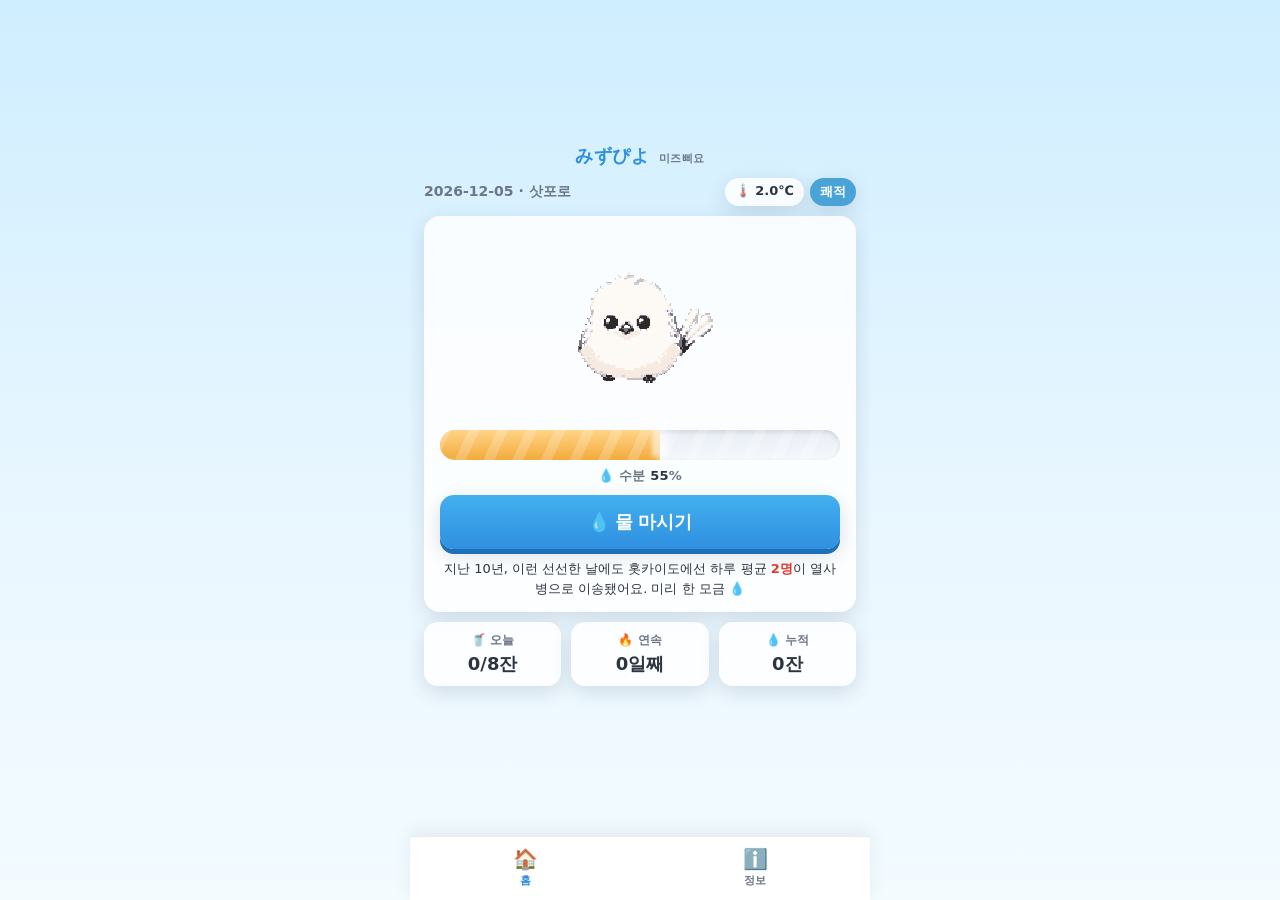
<file: index.html>
<!DOCTYPE html>
<html lang="ko">
<head>
  <meta charset="UTF-8" />
  <meta name="viewport" content="width=device-width, initial-scale=1.0, maximum-scale=1.0, user-scalable=no" />
  <title>みずぴよ 미즈삐요 — 삿포로 물주기 오목눈이</title>
  <meta name="description" content="みずぴよ(미즈삐요): 삿포로 실제 기온에 반응해 목말라하는 오목눈이 펫에게 물을 주며 키우는 수분 섭취 넛지 웹앱" />
  <link rel="stylesheet" href="./css/style.css?v=10" />
</head>
<body class="tone-warm">
  <div id="app">
    <main id="screen">
      <div class="loading">みずぴよ가 오목눈이를 깨우는 중… 🐦💧</div>
    </main>
    <nav id="tabbar">
      <button data-tab="home" class="active">🏠<span>홈</span></button>
      <button data-tab="info">ℹ️<span>정보</span></button>
    </nav>
  </div>

  <div id="toast"></div>

  <script src="./js/sprites.js?v=10"></script>
  <script src="./js/data.js?v=10"></script>
  <script src="./js/game.js?v=10"></script>
  <script src="./js/app.js?v=10"></script>
</body>
</html>
</file>
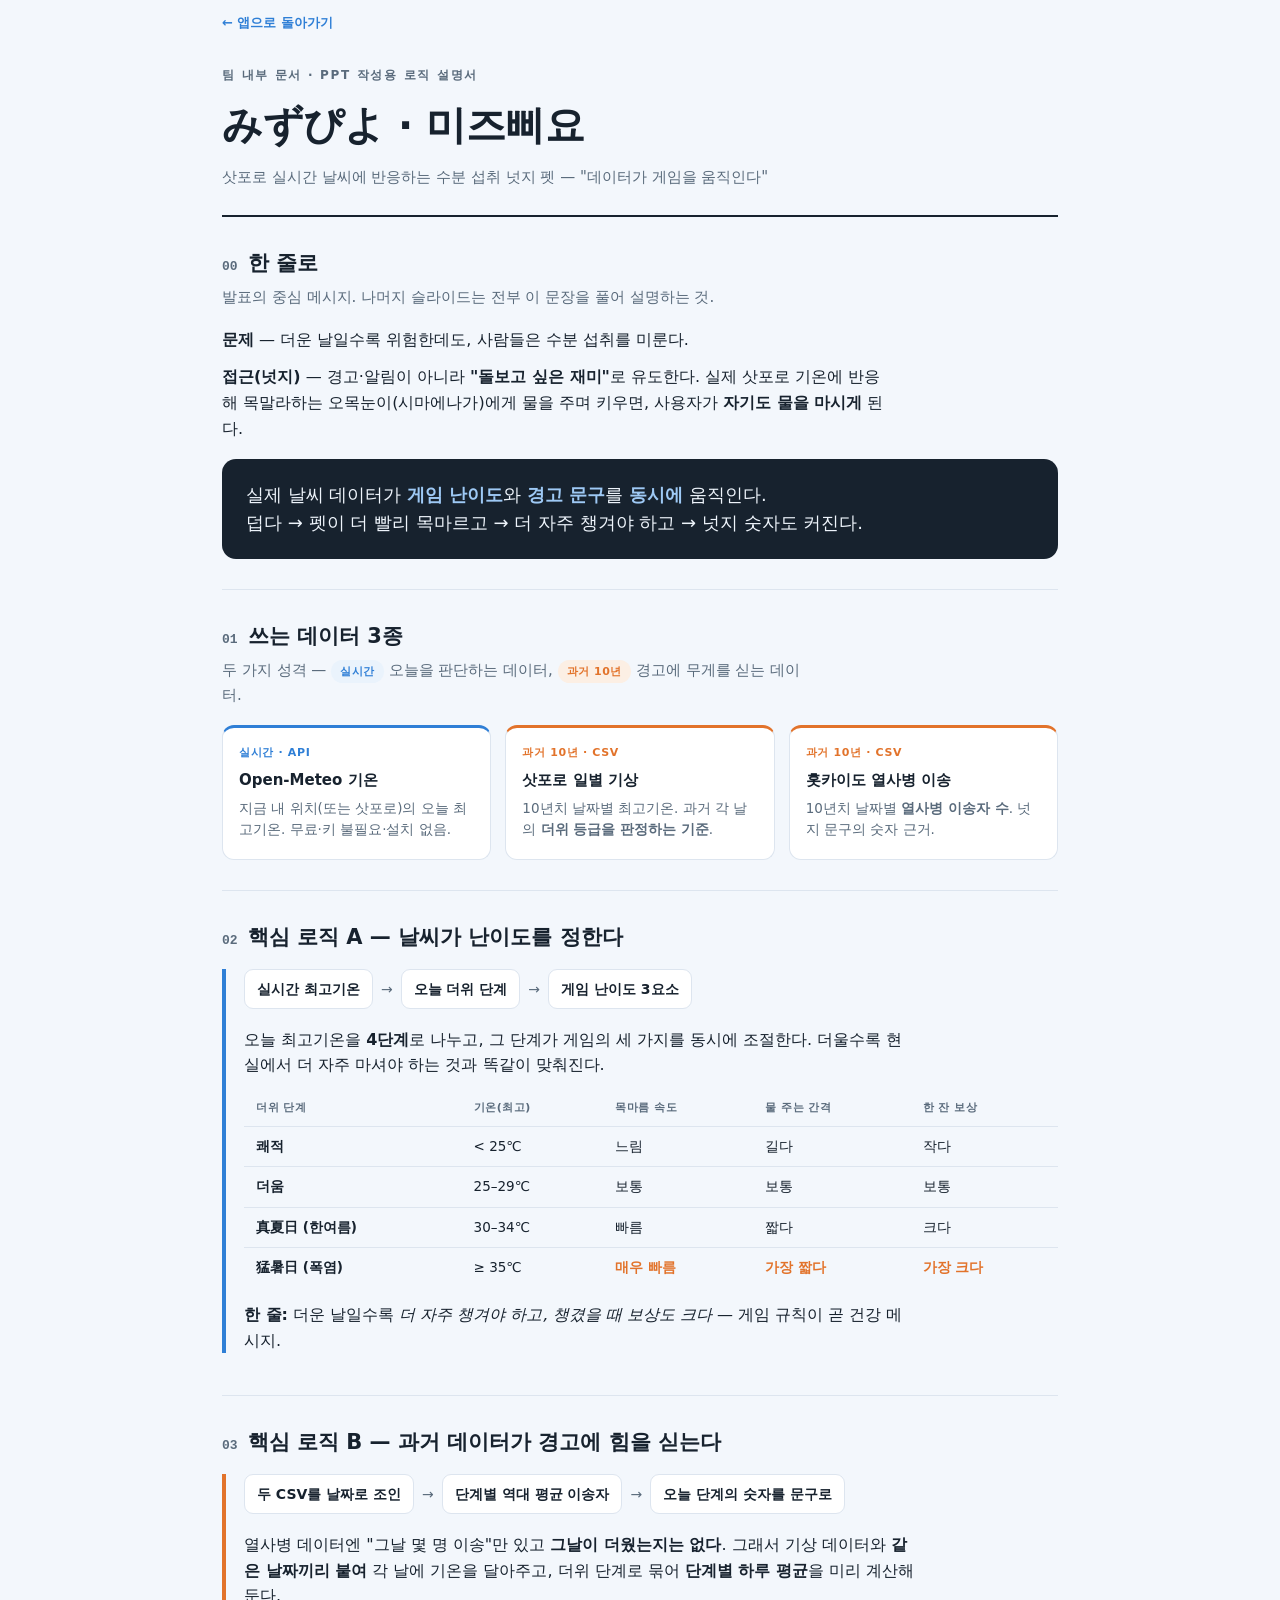
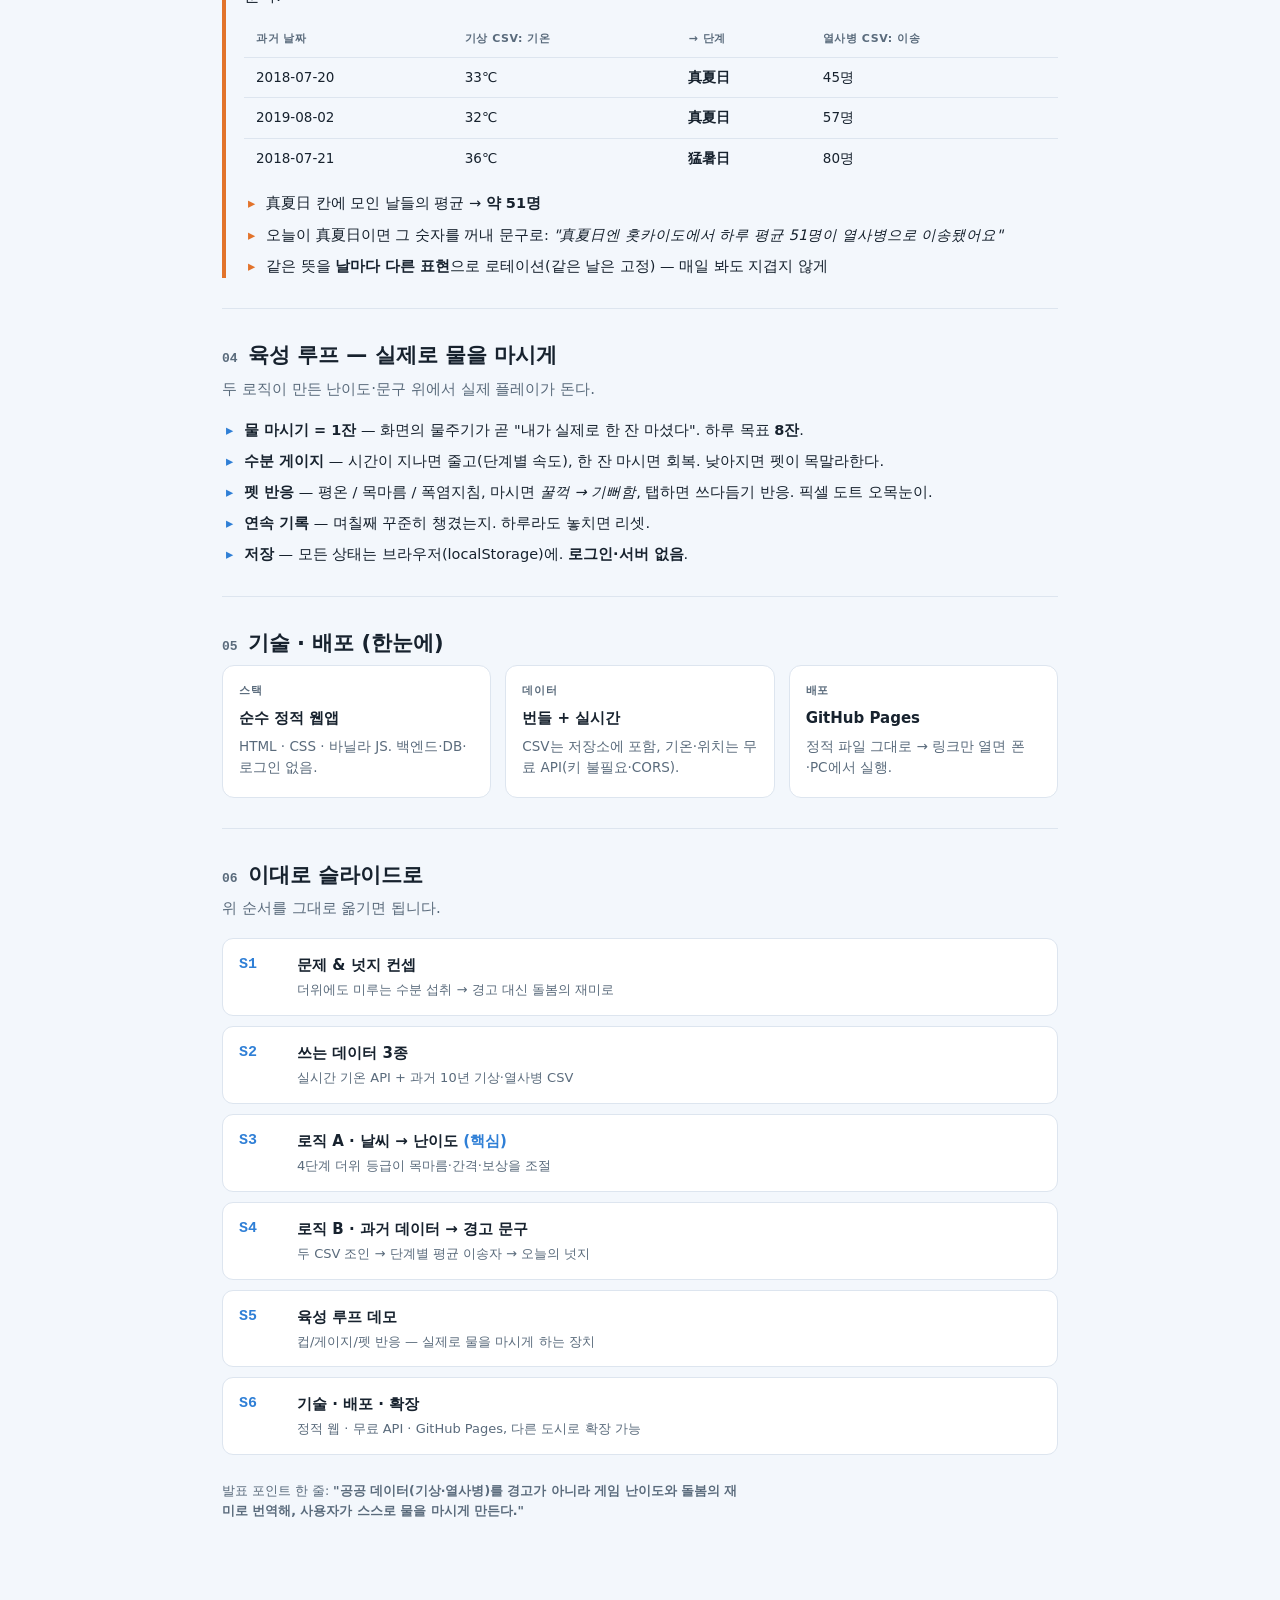
<file: logic.html>
<!DOCTYPE html>
<html lang="ko">
<head>
<meta charset="UTF-8" />
<meta name="viewport" content="width=device-width, initial-scale=1.0" />
<meta name="robots" content="noindex" />
<title>みずぴよ 로직 설명서 (팀 내부용)</title>
<style>
  :root {
    --ground: #f3f7fc; --card: #ffffff; --ink: #17222e; --muted: #5a6b7c; --line: #dde5ef;
    --water: #2f7fd6; --water-soft: #eaf3fc; --heat: #e2732b; --heat-soft: #fcefe4;
    --font: "Segoe UI", system-ui, -apple-system, "Apple SD Gothic Neo", "Malgun Gothic", sans-serif;
    --mono: "SFMono-Regular", "Consolas", "Segoe UI Mono", monospace;
  }
  * { box-sizing: border-box; }
  body { margin: 0; background: var(--ground); }
  .wrap {
    max-width: 880px; margin: 0 auto; padding: 34px 22px 72px;
    font-family: var(--font); color: var(--ink); line-height: 1.6; -webkit-font-smoothing: antialiased;
  }
  .backbar { max-width: 880px; margin: 0 auto; padding: 12px 22px 0; font-family: var(--font); }
  .backbar a { color: var(--water); text-decoration: none; font-weight: 700; font-size: 13px; }
  .backbar a:hover { text-decoration: underline; }
  header.masthead { border-bottom: 2px solid var(--ink); padding-bottom: 20px; }
  .eyebrow { font-size: 12px; letter-spacing: .14em; text-transform: uppercase; color: var(--muted); font-weight: 700; }
  h1 { font-size: clamp(28px, 5vw, 40px); margin: 8px 0 6px; letter-spacing: -.01em; text-wrap: balance; }
  h1 small { display:block; font-size: 15px; font-weight: 500; color: var(--muted); letter-spacing: 0; margin-top: 8px; }
  section { padding: 30px 0; border-bottom: 1px solid var(--line); }
  section:last-of-type { border-bottom: 0; }
  h2 { font-size: 21px; margin: 0 0 4px; display: flex; align-items: baseline; gap: 10px; }
  h2 .num { font-family: var(--mono); font-size: 13px; color: var(--muted); font-weight: 700; }
  .lede { color: var(--muted); font-size: 15px; margin: 0 0 18px; max-width: 62ch; }
  p { margin: 0 0 12px; max-width: 66ch; }
  strong { font-weight: 700; }
  .thesis { background: var(--ink); color: #eef4fb; border-radius: 14px; padding: 22px 24px; font-size: 18px; line-height: 1.55; margin-top: 18px; }
  .thesis b { color: #9ec9f5; }
  .cards { display: grid; grid-template-columns: repeat(auto-fit, minmax(220px, 1fr)); gap: 14px; }
  .card { background: var(--card); border: 1px solid var(--line); border-radius: 12px; padding: 16px 16px 18px; }
  .card .tag { font-size: 11px; font-weight: 800; letter-spacing: .06em; text-transform: uppercase; }
  .card h3 { font-size: 15px; margin: 6px 0 6px; }
  .card p { font-size: 13.5px; color: var(--muted); margin: 0; }
  .card.live { border-top: 3px solid var(--water); } .card.live .tag { color: var(--water); }
  .card.hist { border-top: 3px solid var(--heat); } .card.hist .tag { color: var(--heat); }
  .stream { border-left: 4px solid var(--line); padding-left: 18px; }
  .stream.live { border-color: var(--water); } .stream.hist { border-color: var(--heat); }
  .badge { display: inline-block; font-size: 11px; font-weight: 800; letter-spacing: .05em; padding: 3px 9px; border-radius: 999px; text-transform: uppercase; }
  .badge.live { background: var(--water-soft); color: var(--water); } .badge.hist { background: var(--heat-soft); color: var(--heat); }
  .flow { display: flex; flex-wrap: wrap; align-items: center; gap: 8px; margin: 14px 0 18px; font-weight: 700; font-size: 14px; }
  .flow .step { background: var(--card); border: 1px solid var(--line); border-radius: 9px; padding: 8px 12px; }
  .flow .arr { color: var(--muted); font-weight: 400; }
  .tbl-scroll { overflow-x: auto; }
  table { border-collapse: collapse; width: 100%; font-size: 13.5px; min-width: 460px; }
  th, td { text-align: left; padding: 9px 12px; border-bottom: 1px solid var(--line); }
  thead th { font-size: 11px; letter-spacing: .05em; text-transform: uppercase; color: var(--muted); }
  tbody tr:last-child td { border-bottom: 0; }
  td.n { font-variant-numeric: tabular-nums; }
  .stage { font-weight: 700; }
  .trend.up { color: var(--heat); font-weight: 700; }
  ul.clean { margin: 6px 0 0; padding: 0; list-style: none; display: grid; gap: 8px; }
  ul.clean li { padding-left: 22px; position: relative; font-size: 14.5px; }
  ul.clean li::before { content: "▸"; position: absolute; left: 4px; color: var(--water); }
  ul.clean.hist li::before { color: var(--heat); }
  .slides { display: grid; gap: 10px; counter-reset: s; }
  .slide { display: grid; grid-template-columns: 44px 1fr; gap: 14px; align-items: start; background: var(--card); border: 1px solid var(--line); border-radius: 11px; padding: 14px 16px; }
  .slide .no { counter-increment: s; font-family: var(--mono); font-weight: 700; color: var(--water); font-size: 15px; }
  .slide .no::before { content: "S" counter(s); }
  .slide h4 { margin: 0 0 3px; font-size: 15px; }
  .slide p { margin: 0; font-size: 13px; color: var(--muted); }
  .foot { margin-top: 26px; font-size: 12.5px; color: var(--muted); }
</style>
</head>
<body>
  <div class="backbar"><a href="./index.html">← 앱으로 돌아가기</a></div>
  <div class="wrap">
    <header class="masthead">
      <div class="eyebrow">팀 내부 문서 · PPT 작성용 로직 설명서</div>
      <h1>みずぴよ · 미즈삐요
        <small>삿포로 실시간 날씨에 반응하는 수분 섭취 넛지 펫 — "데이터가 게임을 움직인다"</small>
      </h1>
    </header>

    <section>
      <h2><span class="num">00</span> 한 줄로</h2>
      <p class="lede">발표의 중심 메시지. 나머지 슬라이드는 전부 이 문장을 풀어 설명하는 것.</p>
      <p><strong>문제</strong> — 더운 날일수록 위험한데도, 사람들은 수분 섭취를 미룬다.</p>
      <p><strong>접근(넛지)</strong> — 경고·알림이 아니라 <strong>"돌보고 싶은 재미"</strong>로 유도한다. 실제 삿포로 기온에 반응해 목말라하는 오목눈이(시마에나가)에게 물을 주며 키우면, 사용자가 <strong>자기도 물을 마시게</strong> 된다.</p>
      <div class="thesis">실제 날씨 데이터가 <b>게임 난이도</b>와 <b>경고 문구</b>를 <b>동시에</b> 움직인다.<br>덥다 → 펫이 더 빨리 목마르고 → 더 자주 챙겨야 하고 → 넛지 숫자도 커진다.</div>
    </section>

    <section>
      <h2><span class="num">01</span> 쓰는 데이터 3종</h2>
      <p class="lede">두 가지 성격 — <span class="badge live">실시간</span> 오늘을 판단하는 데이터, <span class="badge hist">과거 10년</span> 경고에 무게를 싣는 데이터.</p>
      <div class="cards">
        <div class="card live">
          <div class="tag">실시간 · API</div>
          <h3>Open-Meteo 기온</h3>
          <p>지금 내 위치(또는 삿포로)의 오늘 최고기온. 무료·키 불필요·설치 없음.</p>
        </div>
        <div class="card hist">
          <div class="tag">과거 10년 · CSV</div>
          <h3>삿포로 일별 기상</h3>
          <p>10년치 날짜별 최고기온. 과거 각 날의 <strong>더위 등급을 판정하는 기준</strong>.</p>
        </div>
        <div class="card hist">
          <div class="tag">과거 10년 · CSV</div>
          <h3>홋카이도 열사병 이송</h3>
          <p>10년치 날짜별 <strong>열사병 이송자 수</strong>. 넛지 문구의 숫자 근거.</p>
        </div>
      </div>
    </section>

    <section>
      <h2><span class="num">02</span> 핵심 로직 A — 날씨가 난이도를 정한다</h2>
      <div class="stream live">
        <div class="flow">
          <span class="step">실시간 최고기온</span><span class="arr">→</span>
          <span class="step">오늘 더위 단계</span><span class="arr">→</span>
          <span class="step">게임 난이도 3요소</span>
        </div>
        <p>오늘 최고기온을 <strong>4단계</strong>로 나누고, 그 단계가 게임의 세 가지를 동시에 조절한다. 더울수록 현실에서 더 자주 마셔야 하는 것과 똑같이 맞춰진다.</p>
        <div class="tbl-scroll">
          <table>
            <thead><tr><th>더위 단계</th><th>기온(최고)</th><th>목마름 속도</th><th>물 주는 간격</th><th>한 잔 보상</th></tr></thead>
            <tbody>
              <tr><td class="stage">쾌적</td><td>&lt; 25℃</td><td>느림</td><td>길다</td><td>작다</td></tr>
              <tr><td class="stage">더움</td><td>25–29℃</td><td>보통</td><td>보통</td><td>보통</td></tr>
              <tr><td class="stage">真夏日 (한여름)</td><td>30–34℃</td><td>빠름</td><td>짧다</td><td>크다</td></tr>
              <tr><td class="stage">猛暑日 (폭염)</td><td>≥ 35℃</td><td class="trend up">매우 빠름</td><td class="trend up">가장 짧다</td><td class="trend up">가장 크다</td></tr>
            </tbody>
          </table>
        </div>
        <p style="margin-top:14px"><strong>한 줄:</strong> 더운 날일수록 <em>더 자주 챙겨야 하고, 챙겼을 때 보상도 크다</em> — 게임 규칙이 곧 건강 메시지.</p>
      </div>
    </section>

    <section>
      <h2><span class="num">03</span> 핵심 로직 B — 과거 데이터가 경고에 힘을 싣는다</h2>
      <div class="stream hist">
        <div class="flow">
          <span class="step">두 CSV를 날짜로 조인</span><span class="arr">→</span>
          <span class="step">단계별 역대 평균 이송자</span><span class="arr">→</span>
          <span class="step">오늘 단계의 숫자를 문구로</span>
        </div>
        <p>열사병 데이터엔 "그날 몇 명 이송"만 있고 <strong>그날이 더웠는지는 없다</strong>. 그래서 기상 데이터와 <strong>같은 날짜끼리 붙여</strong> 각 날에 기온을 달아주고, 더위 단계로 묶어 <strong>단계별 하루 평균</strong>을 미리 계산해 둔다.</p>
        <div class="tbl-scroll">
          <table>
            <thead><tr><th>과거 날짜</th><th>기상 CSV: 기온</th><th>→ 단계</th><th>열사병 CSV: 이송</th></tr></thead>
            <tbody>
              <tr><td class="n">2018-07-20</td><td class="n">33℃</td><td class="stage">真夏日</td><td class="n">45명</td></tr>
              <tr><td class="n">2019-08-02</td><td class="n">32℃</td><td class="stage">真夏日</td><td class="n">57명</td></tr>
              <tr><td class="n">2018-07-21</td><td class="n">36℃</td><td class="stage">猛暑日</td><td class="n">80명</td></tr>
            </tbody>
          </table>
        </div>
        <ul class="clean hist" style="margin-top:14px">
          <li>真夏日 칸에 모인 날들의 평균 → <strong>약 51명</strong></li>
          <li>오늘이 真夏日이면 그 숫자를 꺼내 문구로: <em>"真夏日엔 홋카이도에서 하루 평균 51명이 열사병으로 이송됐어요"</em></li>
          <li>같은 뜻을 <strong>날마다 다른 표현</strong>으로 로테이션(같은 날은 고정) — 매일 봐도 지겹지 않게</li>
        </ul>
      </div>
    </section>

    <section>
      <h2><span class="num">04</span> 육성 루프 — 실제로 물을 마시게</h2>
      <p class="lede">두 로직이 만든 난이도·문구 위에서 실제 플레이가 돈다.</p>
      <ul class="clean">
        <li><strong>물 마시기 = 1잔</strong> — 화면의 물주기가 곧 "내가 실제로 한 잔 마셨다". 하루 목표 <strong>8잔</strong>.</li>
        <li><strong>수분 게이지</strong> — 시간이 지나면 줄고(단계별 속도), 한 잔 마시면 회복. 낮아지면 펫이 목말라한다.</li>
        <li><strong>펫 반응</strong> — 평온 / 목마름 / 폭염지침, 마시면 <em>꿀꺽 → 기뻐함</em>, 탭하면 쓰다듬기 반응. 픽셀 도트 오목눈이.</li>
        <li><strong>연속 기록</strong> — 며칠째 꾸준히 챙겼는지. 하루라도 놓치면 리셋.</li>
        <li><strong>저장</strong> — 모든 상태는 브라우저(localStorage)에. <strong>로그인·서버 없음</strong>.</li>
      </ul>
    </section>

    <section>
      <h2><span class="num">05</span> 기술 · 배포 (한눈에)</h2>
      <div class="cards">
        <div class="card"><div class="tag" style="color:var(--muted)">스택</div><h3>순수 정적 웹앱</h3><p>HTML · CSS · 바닐라 JS. 백엔드·DB·로그인 없음.</p></div>
        <div class="card"><div class="tag" style="color:var(--muted)">데이터</div><h3>번들 + 실시간</h3><p>CSV는 저장소에 포함, 기온·위치는 무료 API(키 불필요·CORS).</p></div>
        <div class="card"><div class="tag" style="color:var(--muted)">배포</div><h3>GitHub Pages</h3><p>정적 파일 그대로 → 링크만 열면 폰·PC에서 실행.</p></div>
      </div>
    </section>

    <section>
      <h2><span class="num">06</span> 이대로 슬라이드로</h2>
      <p class="lede">위 순서를 그대로 옮기면 됩니다.</p>
      <div class="slides">
        <div class="slide"><div class="no"></div><div><h4>문제 &amp; 넛지 컨셉</h4><p>더위에도 미루는 수분 섭취 → 경고 대신 돌봄의 재미로</p></div></div>
        <div class="slide"><div class="no"></div><div><h4>쓰는 데이터 3종</h4><p>실시간 기온 API + 과거 10년 기상·열사병 CSV</p></div></div>
        <div class="slide"><div class="no"></div><div><h4>로직 A · 날씨 → 난이도 <span style="color:var(--water);font-weight:700">(핵심)</span></h4><p>4단계 더위 등급이 목마름·간격·보상을 조절</p></div></div>
        <div class="slide"><div class="no"></div><div><h4>로직 B · 과거 데이터 → 경고 문구</h4><p>두 CSV 조인 → 단계별 평균 이송자 → 오늘의 넛지</p></div></div>
        <div class="slide"><div class="no"></div><div><h4>육성 루프 데모</h4><p>컵/게이지/펫 반응 — 실제로 물을 마시게 하는 장치</p></div></div>
        <div class="slide"><div class="no"></div><div><h4>기술 · 배포 · 확장</h4><p>정적 웹 · 무료 API · GitHub Pages, 다른 도시로 확장 가능</p></div></div>
      </div>
      <p class="foot">발표 포인트 한 줄: <strong>"공공 데이터(기상·열사병)를 경고가 아니라 게임 난이도와 돌봄의 재미로 번역해, 사용자가 스스로 물을 마시게 만든다."</strong></p>
    </section>
  </div>
</body>
</html>
</file>
<file: css/style.css>
/* style.css — Sapporo Hydration Pet. Mobile-first, pixel-art friendly. */

* { box-sizing: border-box; margin: 0; padding: 0; }

:root {
  --card: rgba(255, 255, 255, 0.86);
  --ink: #2c3440;
  --muted: #6b7686;
  --line: rgba(0, 0, 0, 0.08);
  --shadow: 0 6px 20px rgba(30, 50, 80, 0.14);
  --radius: 16px;
}

html, body { height: 100%; }

body {
  font-family: "Segoe UI", system-ui, "Apple SD Gothic Neo", "Malgun Gothic", sans-serif;
  color: var(--ink);
  min-height: 100%;
  transition: background 0.6s ease;
  -webkit-tap-highlight-color: transparent;
  user-select: none;
}

/* --- Heat-stage background tones ------------------------------------------ */
body.tone-cool  { background: linear-gradient(180deg, #cfeeff 0%, #eaf7ff 60%, #f3fbff 100%); }
body.tone-warm  { background: linear-gradient(180deg, #ffe9c7 0%, #fff6e6 60%, #fffaf2 100%); }
body.tone-hot   { background: linear-gradient(180deg, #ffcf9e 0%, #ffe0c2 55%, #fff1e4 100%); }
body.tone-blaze { background: linear-gradient(180deg, #ff9f8a 0%, #ffc0ac 50%, #ffe0d5 100%); }

#app {
  max-width: 460px;
  margin: 0 auto;
  min-height: 100vh;
  min-height: 100dvh;
  display: flex;
  flex-direction: column;
  position: relative;
}

#screen {
  flex: 1;
  padding: 10px 14px 80px;
  display: flex;
  flex-direction: column;
  justify-content: safe center; /* short content centers; tall content scrolls from top */
  gap: 10px;
  overflow-y: auto;
}

.sprite { image-rendering: pixelated; image-rendering: crisp-edges; display: block; }

/* --- Brand ---------------------------------------------------------------- */
.brand { text-align: center; margin: 0; letter-spacing: 0.5px; }
.brand b { font-size: 18px; color: #2f8fe0; }
.brand span { font-size: 11px; color: var(--muted); font-weight: 700; margin-left: 4px; }

/* --- Top bar -------------------------------------------------------------- */
.topbar {
  display: flex; align-items: center; justify-content: space-between;
  gap: 8px; flex-wrap: wrap;
}
.date { font-size: 14px; font-weight: 700; color: var(--muted); }
.badges { display: flex; gap: 6px; }
.badge {
  font-size: 13px; font-weight: 800; padding: 5px 10px; border-radius: 999px;
  background: var(--card); box-shadow: var(--shadow);
}
.badge.temp small { font-weight: 700; opacity: 0.65; font-size: 11px; }
.badge.stage.tone-cool  { background: #4aa3d6; color: #fff; }
.badge.stage.tone-warm  { background: #f0a83c; color: #fff; }
.badge.stage.tone-hot   { background: #f0742c; color: #fff; }
.badge.stage.tone-blaze { background: #e23b2e; color: #fff; }

/* Mobile: center the header (date + badges) under the brand */
@media (max-width: 520px) {
  .topbar { flex-direction: column; align-items: center; justify-content: center; gap: 7px; text-align: center; }
  .date { width: 100%; text-align: center; }
  .badges { justify-content: center; flex-wrap: wrap; }
}

/* --- Pet stage ------------------------------------------------------------ */
.pet-stage {
  background: var(--card); border-radius: var(--radius); box-shadow: var(--shadow);
  padding: 14px 16px; display: flex; flex-direction: column; align-items: center; gap: 10px;
}
.pet-wrap { position: relative; width: 190px; height: 190px; cursor: pointer; }
.pet-wrap .sprite { position: absolute; inset: 0; width: 100%; height: 100%; transition: opacity 0.4s ease; }
.pet-wrap .sprite.enter { opacity: 0; }
.pet-wrap .sprite.leave { opacity: 0; }
.pet-wrap:active { transform: scale(0.96); }

.pet-wrap[data-state="calm"]    .sprite { animation: bob 2.6s ease-in-out infinite; }
.pet-wrap[data-state="thirsty"] .sprite { animation: shiver 0.5s steps(2) infinite; }
.pet-wrap[data-state="heat"]    .sprite { animation: pant 0.7s ease-in-out infinite; }
.pet-wrap[data-state="happy"]   .sprite { animation: jump 0.5s ease-in-out infinite; }

@keyframes bob    { 0%,100% { transform: translateY(0); } 50% { transform: translateY(-6px); } }
@keyframes shiver { 0% { transform: translateX(-2px); } 100% { transform: translateX(2px); } }
@keyframes pant   { 0%,100% { transform: scale(1); } 50% { transform: scale(1.04, 0.96); } }
@keyframes jump   { 0%,100% { transform: translateY(0) scale(1); } 40% { transform: translateY(-14px) scale(1.05); } }

.sparkle {
  position: absolute; top: 40%; font-size: 20px; pointer-events: none;
  animation: floatUp 1s ease-out forwards;
}
@keyframes floatUp {
  0% { transform: translateY(0) scale(0.6); opacity: 0; }
  30% { opacity: 1; }
  100% { transform: translateY(-70px) scale(1.1); opacity: 0; }
}

/* --- Gauge (water tank) --------------------------------------------------- */
.gauge { width: 100%; }
.gauge-track {
  position: relative; height: 30px; border-radius: 999px;
  background: linear-gradient(180deg, #e9eef5, #f4f7fb);
  overflow: hidden; box-shadow: inset 0 2px 5px rgba(30,50,80,0.14);
}
.gauge-fill {
  position: absolute; inset: 0 auto 0 0; height: 100%; width: 0;
  transition: width 0.5s cubic-bezier(.3,.8,.4,1), background 0.5s;
}
.gauge-fill.ok  { background: linear-gradient(180deg, #6fc4f5, #2f8fe0); }
.gauge-fill.mid { background: linear-gradient(180deg, #ffd487, #f2ab3c); }
.gauge-fill.low { background: linear-gradient(180deg, #ff9e8f, #ec5a49); }
/* moving foam crest on the water surface */
.gauge-fill::before {
  content: ""; position: absolute; top: -3px; right: -8px; width: 16px; height: 100%;
  background: rgba(255,255,255,0.55); filter: blur(2px);
}
.gauge-fill::after {
  content: ""; position: absolute; top: 0; left: 0; width: 220%; height: 100%;
  background: repeating-linear-gradient(115deg,
    rgba(255,255,255,0.20) 0 10px, rgba(255,255,255,0) 10px 26px);
  animation: gaugeShimmer 2.4s linear infinite;
}
@keyframes gaugeShimmer { to { transform: translateX(-52px); } }
@media (prefers-reduced-motion: reduce) { .gauge-fill::after { animation: none; } }

.gauge-label {
  text-align: center; font-size: 13px; font-weight: 800; color: var(--muted);
  margin-top: 7px; letter-spacing: 0.02em;
}
.gauge-label .num { color: var(--ink); font-variant-numeric: tabular-nums; }

/* --- Water button --------------------------------------------------------- */
.water-btn {
  width: 100%; padding: 15px; font-size: 18px; font-weight: 800; color: #fff;
  border: none; border-radius: 14px; cursor: pointer;
  background: linear-gradient(180deg, #43b0f0, #2f8fe0);
  box-shadow: 0 5px 0 #1f6fb8, var(--shadow); transition: transform 0.08s, box-shadow 0.08s;
}
.water-btn:active:not(:disabled) { transform: translateY(4px); box-shadow: 0 1px 0 #1f6fb8; }
.water-btn:disabled { background: #b9c2ce; box-shadow: 0 5px 0 #98a2af; cursor: not-allowed; }

.heat-line { font-size: 13px; text-align: center; color: var(--ink); line-height: 1.5; }
.heat-line b { color: #e23b2e; }
.fallback-note { font-size: 11px; color: var(--muted); text-align: center; line-height: 1.4; }

/* --- Stats ---------------------------------------------------------------- */
.stats { display: grid; grid-template-columns: repeat(3, 1fr); gap: 10px; }
.stats.stats-2 { grid-template-columns: repeat(2, 1fr); }
.stat {
  background: var(--card); border-radius: 14px; box-shadow: var(--shadow);
  padding: 10px 6px; text-align: center; display: flex; flex-direction: column; gap: 3px;
}
.stat .k { font-size: 12px; color: var(--muted); font-weight: 700; }
.stat .v { font-size: 18px; font-weight: 800; }

/* --- Dex ------------------------------------------------------------------ */
.dex-progress { height: 10px; border-radius: 999px; background: #e7edf4; overflow: hidden; }
.dex-progress-fill { height: 100%; background: linear-gradient(90deg, #46c37b, #6fe0a0); transition: width 0.5s; }
.dex-grid { display: grid; grid-template-columns: repeat(3, 1fr); gap: 10px; }
.dex-card {
  background: var(--card); border-radius: 14px; box-shadow: var(--shadow);
  padding: 12px 6px; text-align: center; display: flex; flex-direction: column; align-items: center; gap: 5px;
}
.dex-card.locked { opacity: 0.75; }
.dex-card.legendary { outline: 2px solid #e6b422; background: linear-gradient(180deg, #fff9e6, #fffdf5); }
.dex-sprite-wrap { width: 74px; height: 74px; }
.dex-sprite-wrap .sprite { width: 100%; height: 100%; }
.dex-name { font-size: 12px; font-weight: 800; }
.dex-card.locked .dex-name { color: var(--muted); }
.dex-cond { font-size: 10px; color: var(--muted); line-height: 1.35; }

/* --- Info ----------------------------------------------------------------- */
.info { background: var(--card); border-radius: var(--radius); box-shadow: var(--shadow); padding: 18px; display: flex; flex-direction: column; gap: 10px; }
.info h3 { font-size: 15px; margin-top: 6px; }
.info p { font-size: 13px; line-height: 1.6; }
.info ul { font-size: 13px; line-height: 1.7; padding-left: 18px; }
.info .muted { color: var(--muted); font-size: 12px; }
.info-table { width: 100%; border-collapse: collapse; font-size: 12px; }
.info-table th, .info-table td { border: 1px solid var(--line); padding: 6px 4px; text-align: center; }
.info-table th { background: rgba(0,0,0,0.04); font-weight: 800; }
.reset-btn {
  margin-top: 10px; padding: 12px; border: none; border-radius: 12px; cursor: pointer;
  background: #f0e3e3; color: #b13a30; font-weight: 800; font-size: 14px;
}

/* --- Tab bar -------------------------------------------------------------- */
#tabbar {
  position: fixed; bottom: 0; left: 50%; transform: translateX(-50%);
  width: 100%; max-width: 460px; display: flex;
  background: rgba(255,255,255,0.94); backdrop-filter: blur(8px);
  border-top: 1px solid var(--line); box-shadow: 0 -4px 16px rgba(30,50,80,0.08);
}
#tabbar button {
  flex: 1; border: none; background: none; cursor: pointer; padding: 10px 0 12px;
  font-size: 20px; color: var(--muted); display: flex; flex-direction: column; align-items: center; gap: 2px;
}
#tabbar button span { font-size: 11px; font-weight: 700; }
#tabbar button.active { color: #2f8fe0; }

/* --- Toast + modal -------------------------------------------------------- */
#toast {
  position: fixed; bottom: 84px; left: 50%; transform: translateX(-50%) translateY(20px);
  background: rgba(40,50,65,0.94); color: #fff; padding: 10px 16px; border-radius: 999px;
  font-size: 13px; font-weight: 700; opacity: 0; pointer-events: none; transition: all 0.3s; z-index: 40; white-space: nowrap;
}
#toast.show { opacity: 1; transform: translateX(-50%) translateY(0); }

#modal {
  position: fixed; inset: 0; background: rgba(20,30,45,0.55); display: none;
  align-items: center; justify-content: center; z-index: 60; padding: 24px;
}
#modal.show { display: flex; }
.modal-card {
  background: #fff; border-radius: 20px; padding: 24px; text-align: center;
  max-width: 300px; width: 100%; display: flex; flex-direction: column; align-items: center; gap: 6px;
  animation: pop 0.35s ease;
}
@keyframes pop { 0% { transform: scale(0.7); opacity: 0; } 100% { transform: scale(1); opacity: 1; } }
.modal-burst { font-size: 30px; animation: bob 1.5s ease-in-out infinite; }
.modal-sprite { width: 110px; height: 110px; }
.modal-sprite .sprite { width: 100%; height: 100%; }
.modal-title { font-size: 13px; color: var(--muted); font-weight: 700; }
.modal-name { font-size: 20px; font-weight: 800; }
.modal-cond { font-size: 12px; color: var(--muted); }
.modal-ok {
  margin-top: 10px; padding: 12px 20px; border: none; border-radius: 12px; cursor: pointer;
  background: linear-gradient(180deg, #43b0f0, #2f8fe0); color: #fff; font-weight: 800; font-size: 15px;
}

.loading, .error { text-align: center; margin-top: 60px; color: var(--muted); line-height: 1.8; font-weight: 700; }
.error code { background: rgba(0,0,0,0.06); padding: 1px 5px; border-radius: 4px; }
</file>
